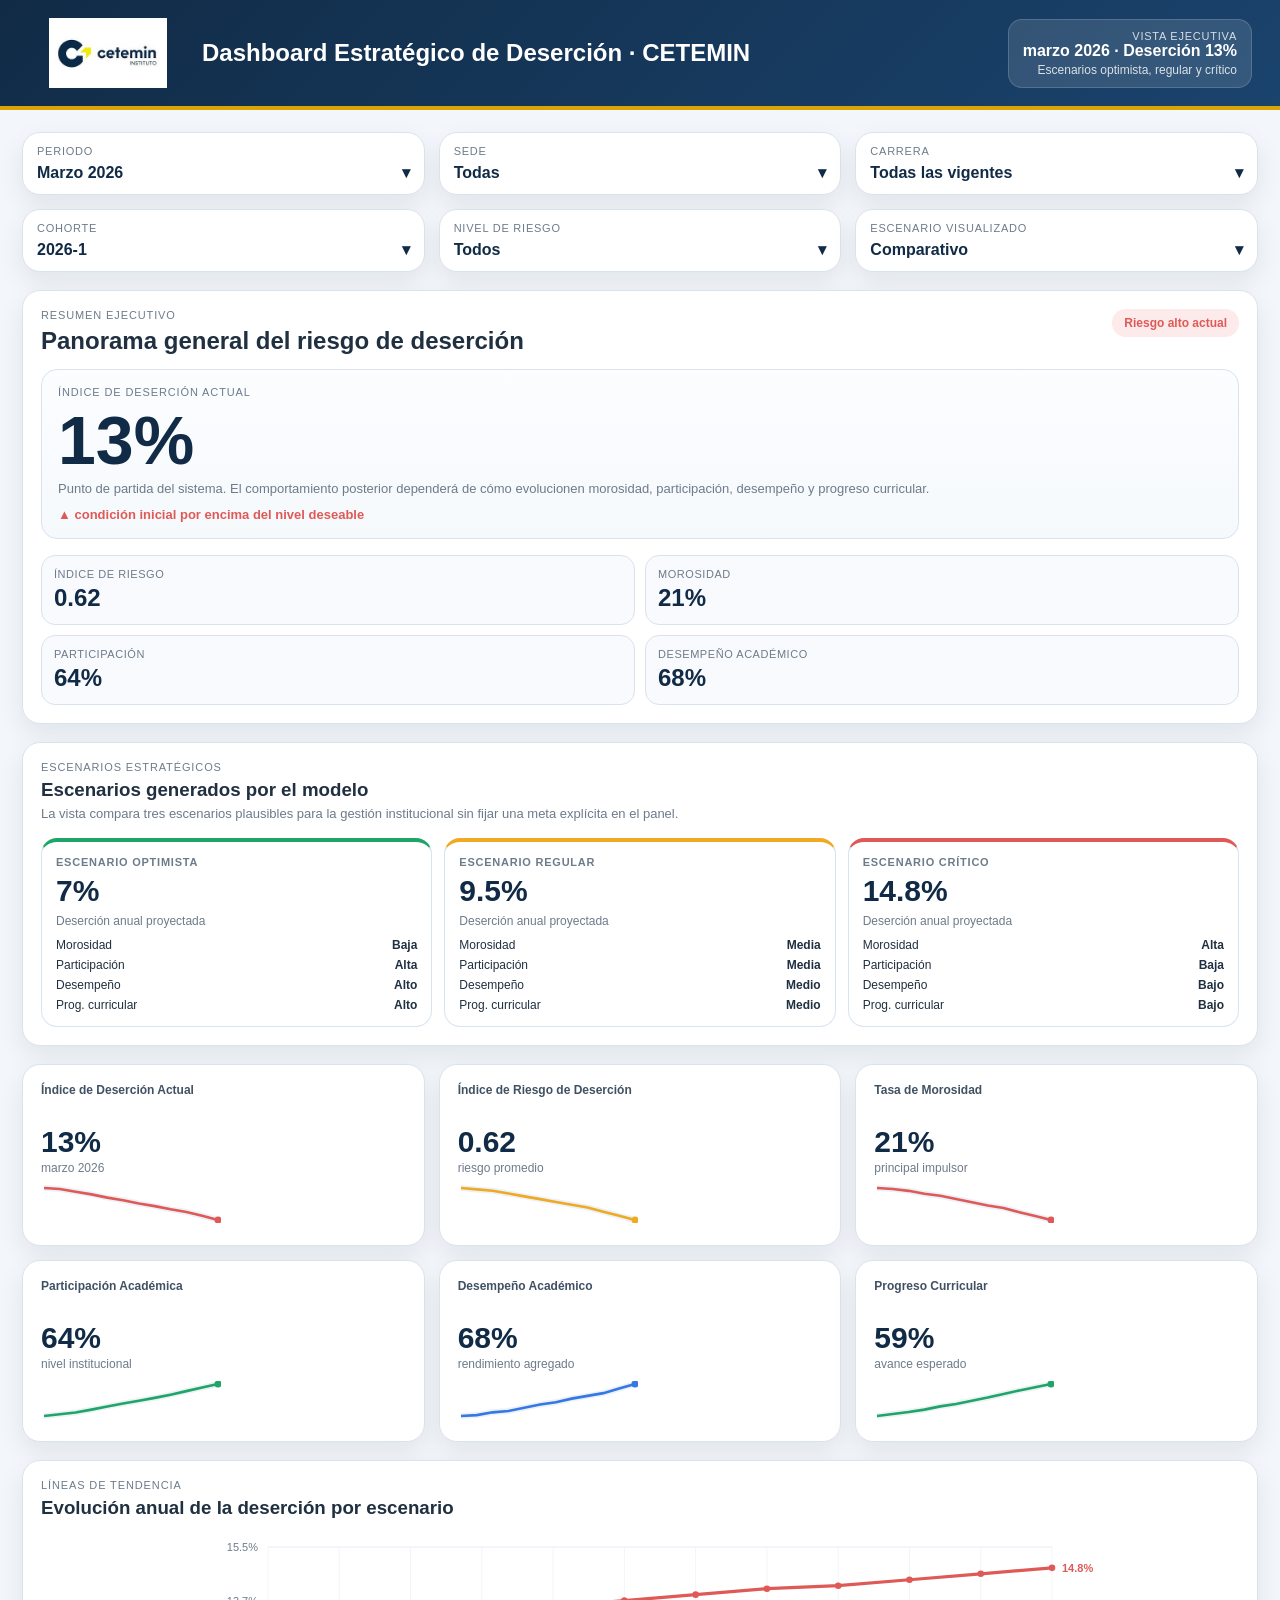
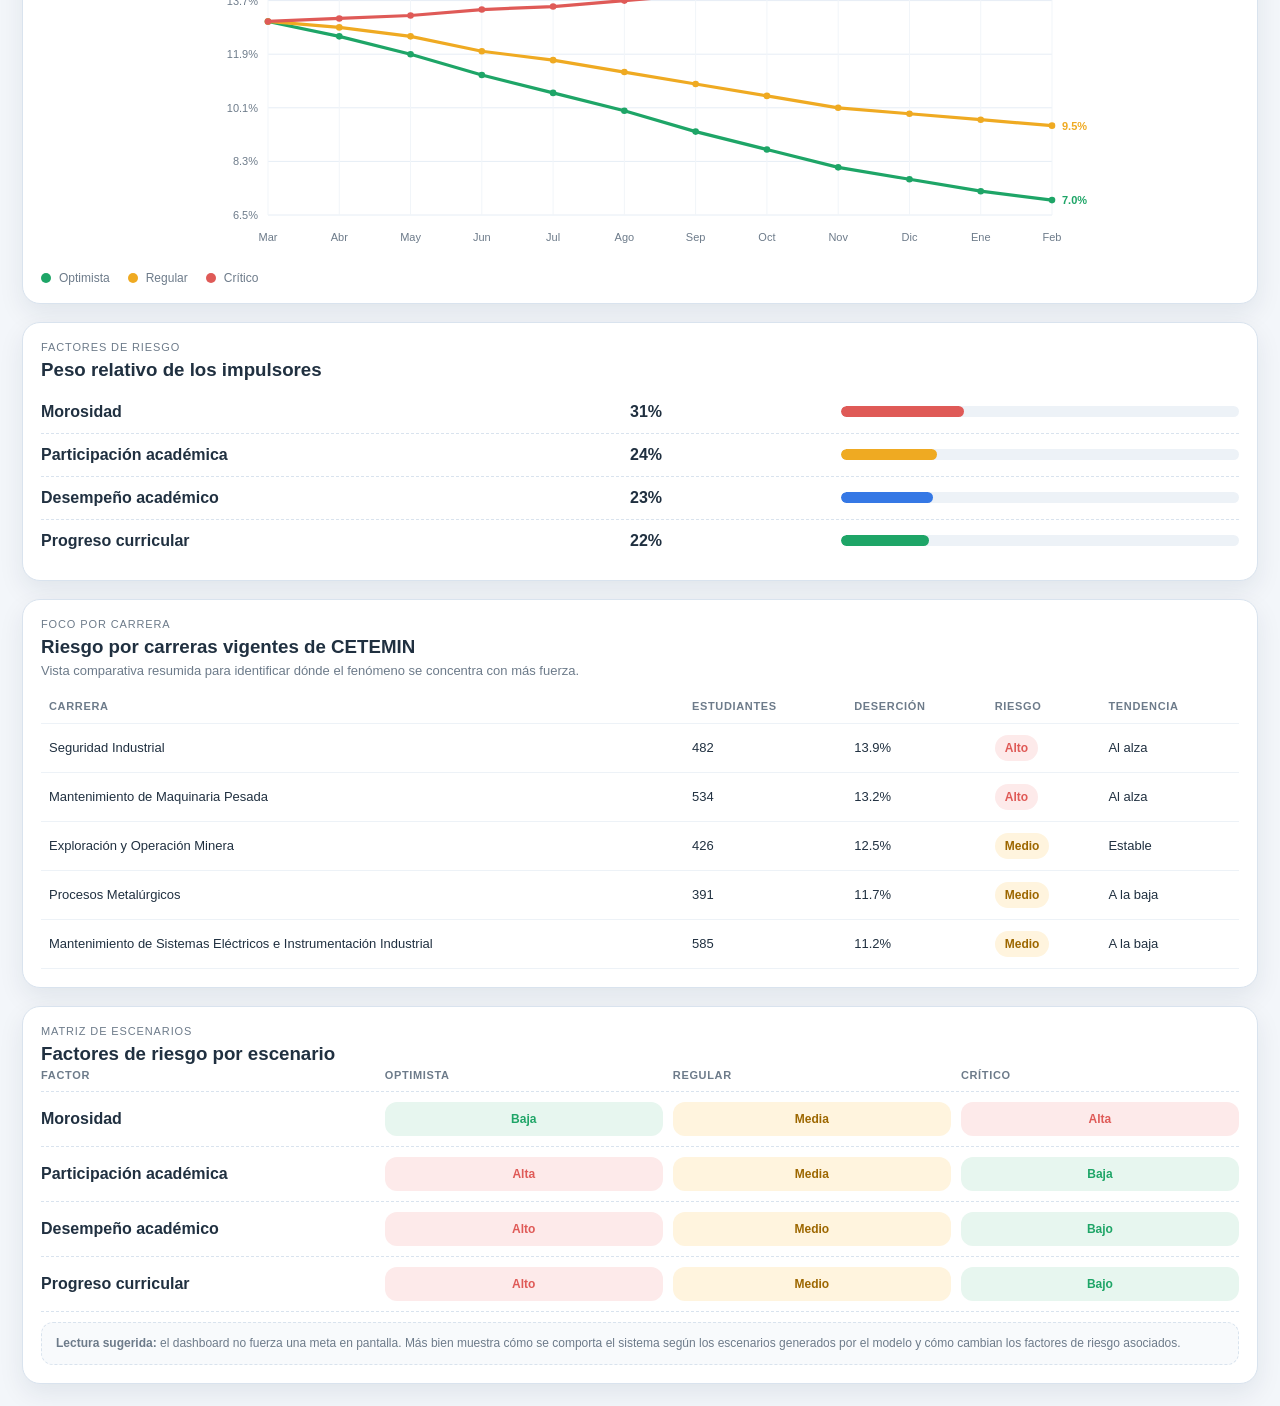
<file: index.html>
<!DOCTYPE html>
<html lang="es">

<head>
  <meta charset="UTF-8" />
  <meta name="viewport" content="width=device-width, initial-scale=1.0" />
  <title>CETEMIN · Dashboard Estratégico de Deserción</title>
  <link rel="stylesheet" href="styles.css">
</head>

<body>
  <header class="topbar">
    <div class="brand">
      <img src="logoCetemin.jpeg" alt="CETEMIN" class="logo"
        style="background:transparent; object-fit:contain; display:block;">
      <div>
        <h1>Dashboard Estratégico de Deserción · CETEMIN</h1>
      </div>
    </div>
    <div class="status">
      <div class="k">Vista ejecutiva</div>
      <div><strong> marzo 2026 · Deserción 13%</strong></div>
      <div style="font-size:12px;opacity:.82;margin-top:3px">Escenarios optimista, regular y crítico</div>
    </div>
  </header>

  <main class="container">
    <section class="filters">
      <div class="filter">
        <div class="label">Periodo</div>
        <div class="value"><span>Marzo 2026</span><span>▾</span></div>
      </div>
      <div class="filter">
        <div class="label">Sede</div>
        <div class="value"><span>Todas</span><span>▾</span></div>
      </div>
      <div class="filter">
        <div class="label">Carrera</div>
        <div class="value"><span>Todas las vigentes</span><span>▾</span></div>
      </div>
      <div class="filter">
        <div class="label">Cohorte</div>
        <div class="value"><span>2026-1</span><span>▾</span></div>
      </div>
      <div class="filter">
        <div class="label">Nivel de riesgo</div>
        <div class="value"><span>Todos</span><span>▾</span></div>
      </div>
      <div class="filter">
        <div class="label">Escenario visualizado</div>
        <div class="value"><span>Comparativo</span><span>▾</span></div>
      </div>
    </section>

    <section class="hero">
      <div class="card">
        <div class="title-row">
          <div>
            <div class="smallcap">Resumen ejecutivo</div>
            <h2>Panorama general del riesgo de deserción</h2>
          </div>
          <span class="pill danger">Riesgo alto actual</span>
        </div>
        <div class="hero-metrics">
          <div class="main-stat">
            <div class="smallcap">Índice de deserción actual</div>
            <div class="value">13%</div>
            <div class="subtitle">Punto de partida del sistema. El comportamiento posterior dependerá de cómo
              evolucionen morosidad, participación, desempeño y progreso curricular.</div>
            <div class="delta">▲ condición inicial por encima del nivel deseable</div>
          </div>
          <div class="mini-grid">
            <div class="mini">
              <div class="k">Índice de riesgo</div>
              <div class="v">0.62</div>
            </div>
            <div class="mini">
              <div class="k">Morosidad</div>
              <div class="v">21%</div>
            </div>
            <div class="mini">
              <div class="k">Participación</div>
              <div class="v">64%</div>
            </div>
            <div class="mini">
              <div class="k">Desempeño académico</div>
              <div class="v">68%</div>
            </div>
          </div>
        </div>
      </div>

      <div class="card">
        <div class="smallcap">Escenarios estratégicos</div>
        <h3 style="margin:0">Escenarios generados por el modelo</h3>
        <div class="subtitle" style="margin-top:4px">La vista compara tres escenarios plausibles para la gestión
          institucional sin fijar una meta explícita en el panel.</div>
        <div class="scenarios">
          <div class="scenario optimista">
            <div class="name">Escenario optimista</div>
            <div class="v">7%</div>
            <div class="t">Deserción anual proyectada</div>
            <div class="factor-list">
              <div class="factor-item"><span>Morosidad</span><strong>Baja</strong></div>
              <div class="factor-item"><span>Participación</span><strong>Alta</strong></div>
              <div class="factor-item"><span>Desempeño</span><strong>Alto</strong></div>
              <div class="factor-item"><span>Prog. curricular</span><strong>Alto</strong></div>
            </div>
          </div>
          <div class="scenario regular">
            <div class="name">Escenario regular</div>
            <div class="v">9.5%</div>
            <div class="t">Deserción anual proyectada</div>
            <div class="factor-list">
              <div class="factor-item"><span>Morosidad</span><strong>Media</strong></div>
              <div class="factor-item"><span>Participación</span><strong>Media</strong></div>
              <div class="factor-item"><span>Desempeño</span><strong>Medio</strong></div>
              <div class="factor-item"><span>Prog. curricular</span><strong>Medio</strong></div>
            </div>
          </div>
          <div class="scenario critico">
            <div class="name">Escenario crítico</div>
            <div class="v">14.8%</div>
            <div class="t">Deserción anual proyectada</div>
            <div class="factor-list">
              <div class="factor-item"><span>Morosidad</span><strong>Alta</strong></div>
              <div class="factor-item"><span>Participación</span><strong>Baja</strong></div>
              <div class="factor-item"><span>Desempeño</span><strong>Bajo</strong></div>
              <div class="factor-item"><span>Prog. curricular</span><strong>Bajo</strong></div>
            </div>
          </div>
        </div>
      </div>
    </section>

    <section class="kpis" id="kpiCards"></section>

    <section class="mid">
      <div class="card">
        <div class="smallcap">Líneas de tendencia</div>
        <h3 style="margin:0">Evolución anual de la deserción por escenario</h3>

        <svg id="trendChart" width="100%" height="330" viewBox="0 0 860 330" style="margin-top:10px"></svg>
        <div class="legend">
          <span><i class="dot" style="background:var(--green)"></i> Optimista</span>
          <span><i class="dot" style="background:var(--amber)"></i> Regular</span>
          <span><i class="dot" style="background:var(--red)"></i> Crítico</span>
        </div>
      </div>

      <div class="card drivers">
        <div class="smallcap">Factores de riesgo</div>
        <h3 style="margin:0">Peso relativo de los impulsores</h3>

        <div id="driverRows" style="margin-top:10px"></div>
      </div>
    </section>

    <section class="bottom">
      <div class="card">
        <div class="smallcap">Foco por carrera</div>
        <h3 style="margin:0">Riesgo por carreras vigentes de CETEMIN</h3>
        <div class="subtitle" style="margin-top:4px">Vista comparativa resumida para identificar dónde el fenómeno se
          concentra con más fuerza.</div>
        <table>
          <thead>
            <tr>
              <th>Carrera</th>
              <th>Estudiantes</th>
              <th>Deserción</th>
              <th>Riesgo</th>
              <th>Tendencia</th>
            </tr>
          </thead>
          <tbody id="careerRows"></tbody>
        </table>
      </div>

      <div class="card matrix">
        <div class="smallcap">Matriz de escenarios</div>
        <h3 style="margin:0">Factores de riesgo por escenario</h3>

        <div class="m-row head">
          <div>Factor</div>
          <div>Optimista</div>
          <div>Regular</div>
          <div>Crítico</div>
        </div>
        <div id="matrixRows"></div>
        <div class="footer-note"><strong>Lectura sugerida:</strong> el dashboard no fuerza una meta en pantalla. Más
          bien muestra cómo se comporta el sistema según los escenarios generados por el modelo y cómo cambian los
          factores de riesgo asociados.</div>
      </div>
    </section>
  </main>

  <script src="main.js"></script>
</body>

</html>
</file>
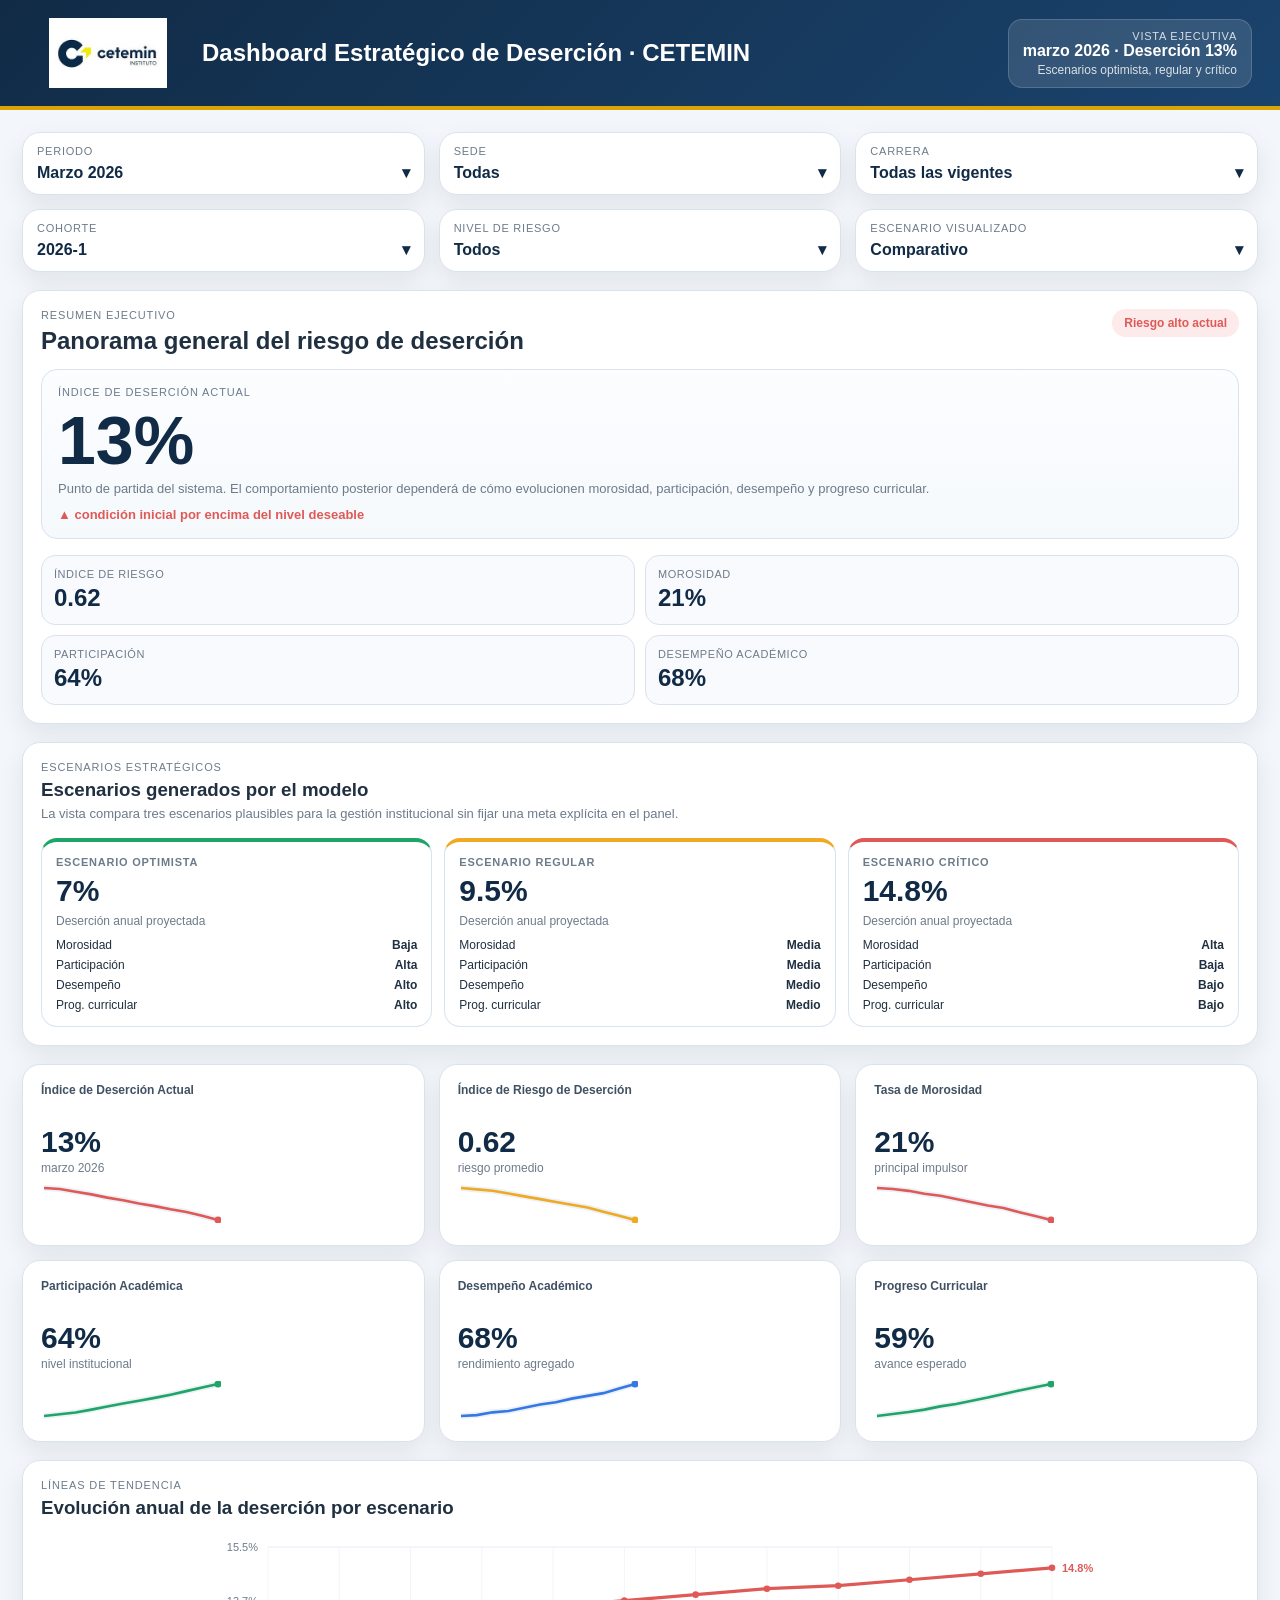
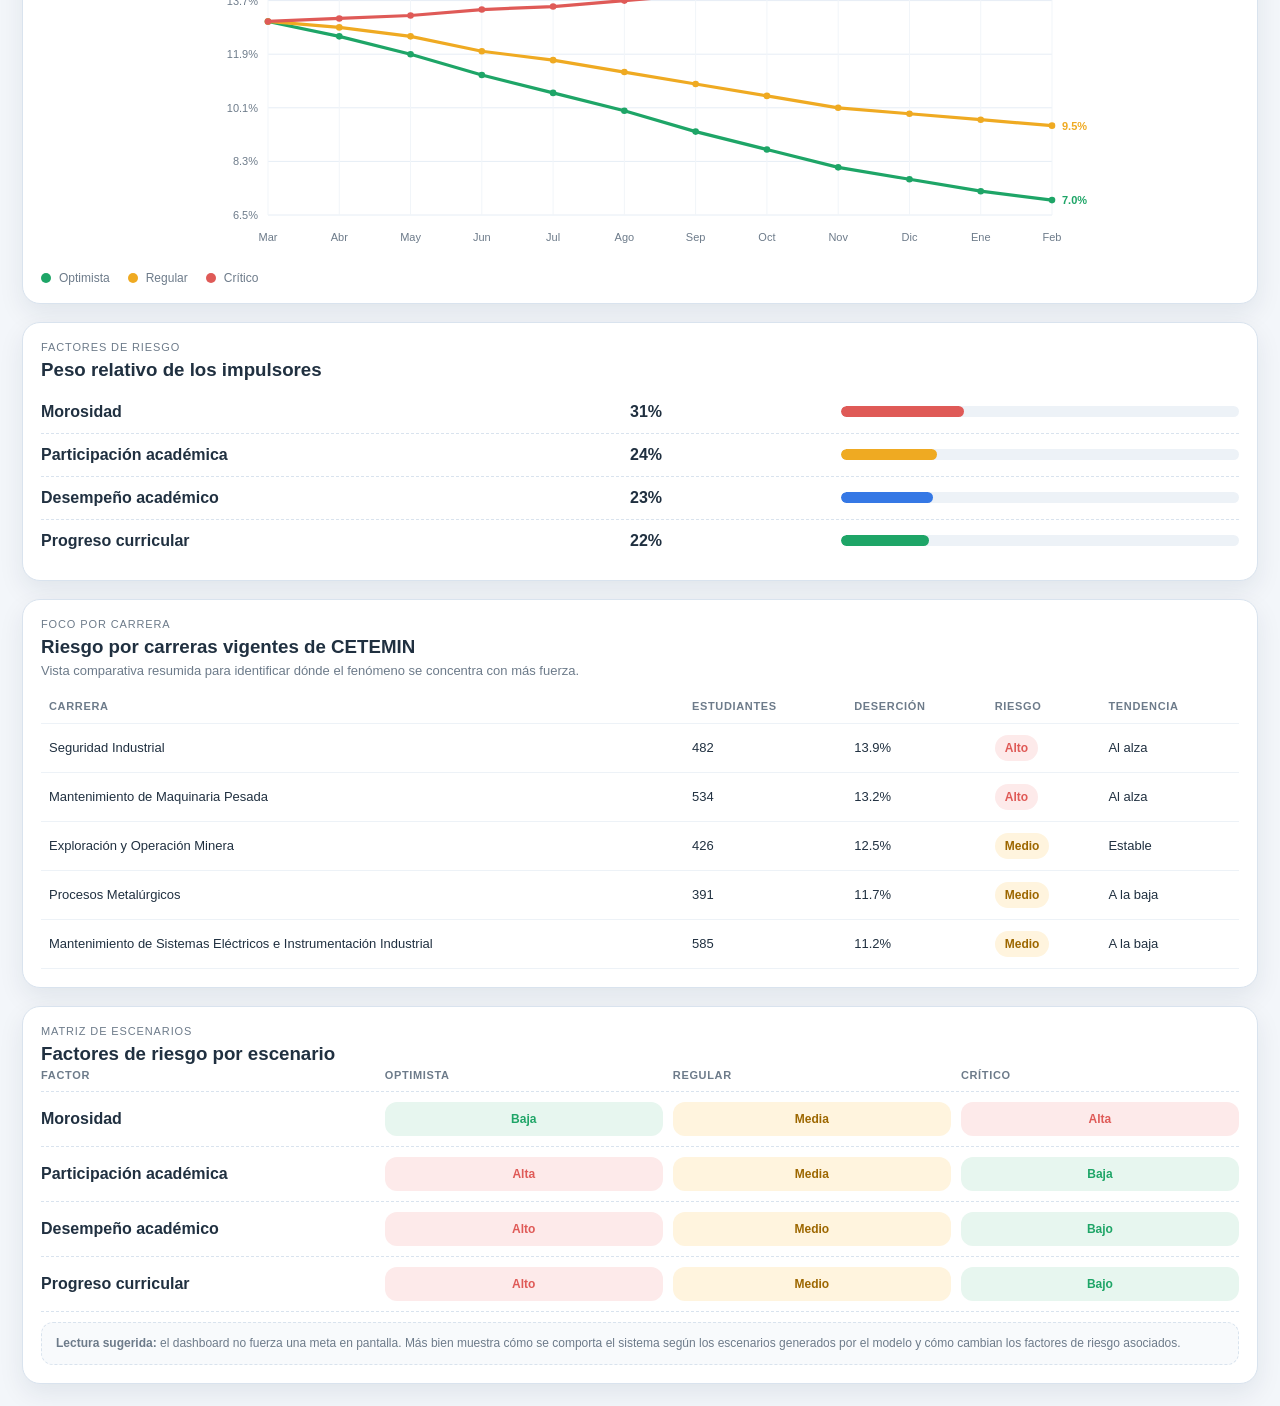
<file: dashboard_cetemin_desercion_v4.html>
<!DOCTYPE html>
<html lang="es">

<head>
  <meta charset="UTF-8" />
  <meta name="viewport" content="width=device-width, initial-scale=1.0" />
  <title>CETEMIN · Dashboard Estratégico de Deserción</title>
  <style>
    :root {
      --bg: #f3f6fa;
      --panel: #ffffff;
      --panel-soft: #f8fafd;
      --line: #d9e3ee;
      --text: #203040;
      --muted: #6d7b8a;
      --navy: #112B46;
      --navy-2: #1a436d;
      --gold: #d9a404;
      --green: #1ea567;
      --amber: #efaa22;
      --red: #df5a57;
      --blue: #3578e5;
      --shadow: 0 10px 26px rgba(17, 43, 70, .08);
      --radius: 18px;
    }

    * {
      box-sizing: border-box
    }

    body {
      margin: 0;
      font-family: Inter, Segoe UI, Roboto, Arial, sans-serif;
      background: var(--bg);
      color: var(--text)
    }

    .topbar {
      background: linear-gradient(135deg, var(--navy), var(--navy-2));
      color: #fff;
      padding: 18px 28px;
      border-bottom: 4px solid var(--gold);
      display: flex;
      justify-content: space-between;
      align-items: center;
      gap: 20px
    }

    .brand {
      display: flex;
      align-items: center;
      gap: 14px
    }

    .logo {
      width: 160px;
      height: auto;
      max-height: 70px;
      object-fit: contain;
    }

    .brand h1 {
      margin: 0;
      font-size: 24px;
      line-height: 1.1
    }

    .brand p {
      margin: 4px 0 0;
      font-size: 13px;
      opacity: .86
    }

    .status {
      background: rgba(255, 255, 255, .12);
      border: 1px solid rgba(255, 255, 255, .16);
      padding: 10px 14px;
      border-radius: 14px;
      min-width: 240px;
      text-align: right
    }

    .status .k {
      font-size: 11px;
      text-transform: uppercase;
      letter-spacing: .07em;
      opacity: .8
    }

    .container {
      max-width: 1500px;
      margin: 0 auto;
      padding: 22px
    }

    .filters {
      display: grid;
      grid-template-columns: repeat(6, 1fr);
      gap: 14px;
      margin-bottom: 18px
    }

    .filter,
    .card {
      background: var(--panel);
      border: 1px solid var(--line);
      border-radius: var(--radius);
      box-shadow: var(--shadow)
    }

    .filter {
      padding: 12px 14px
    }

    .filter .label {
      font-size: 11px;
      color: var(--muted);
      text-transform: uppercase;
      letter-spacing: .07em;
      margin-bottom: 6px
    }

    .filter .value {
      display: flex;
      justify-content: space-between;
      align-items: center;
      font-weight: 700;
      color: var(--navy)
    }

    .card {
      padding: 18px
    }

    .smallcap {
      font-size: 11px;
      color: var(--muted);
      text-transform: uppercase;
      letter-spacing: .08em;
      margin-bottom: 6px
    }

    .subtitle {
      font-size: 13px;
      color: var(--muted);
      line-height: 1.45
    }

    .pill {
      display: inline-flex;
      align-items: center;
      gap: 8px;
      padding: 7px 12px;
      border-radius: 999px;
      font-weight: 800;
      font-size: 12px
    }

    .pill.warn {
      background: #fff4de;
      color: #9d6700
    }

    .pill.ok {
      background: #e7f6ef;
      color: var(--green)
    }

    .pill.danger {
      background: #fdeaea;
      color: var(--red)
    }

    .title-row {
      display: flex;
      justify-content: space-between;
      align-items: flex-start;
      gap: 14px
    }

    .title-row h2,
    .title-row h3 {
      margin: 0
    }

    .hero {
      display: grid;
      grid-template-columns: 1.35fr .95fr;
      gap: 18px;
      margin-bottom: 18px
    }

    .hero-metrics {
      display: grid;
      grid-template-columns: 1.1fr .9fr;
      gap: 16px;
      margin-top: 14px
    }

    .main-stat {
      background: linear-gradient(180deg, #fbfdff, #f6f9fc);
      border: 1px solid var(--line);
      border-radius: 16px;
      padding: 16px
    }

    .main-stat .value {
      font-size: 68px;
      font-weight: 900;
      color: var(--navy);
      line-height: 1;
      margin: 8px 0 6px
    }

    .main-stat .delta {
      font-weight: 800;
      font-size: 13px;
      color: var(--red);
      margin-top: 8px
    }

    .mini-grid {
      display: grid;
      grid-template-columns: 1fr 1fr;
      gap: 10px
    }

    .mini {
      background: var(--panel-soft);
      border: 1px solid var(--line);
      border-radius: 14px;
      padding: 12px
    }

    .mini .k {
      font-size: 11px;
      color: var(--muted);
      text-transform: uppercase;
      letter-spacing: .05em
    }

    .mini .v {
      font-size: 24px;
      color: var(--navy);
      font-weight: 900;
      margin-top: 4px
    }

    .scenarios {
      display: grid;
      grid-template-columns: repeat(3, 1fr);
      gap: 12px;
      margin-top: 14px
    }

    .scenario {
      border: 1px solid var(--line);
      border-radius: 16px;
      padding: 14px;
      background: #fff
    }

    .scenario.optimista {
      border-top: 4px solid var(--green)
    }

    .scenario.regular {
      border-top: 4px solid var(--amber)
    }

    .scenario.critico {
      border-top: 4px solid var(--red)
    }

    .scenario .name {
      font-size: 11px;
      text-transform: uppercase;
      letter-spacing: .07em;
      color: var(--muted);
      font-weight: 800;
    }

    .scenario .v {
      font-size: 30px;
      font-weight: 900;
      color: var(--navy);
      margin: 6px 0
    }

    .scenario .t {
      font-size: 12px;
      color: var(--muted)
    }

    .factor-list {
      margin-top: 10px;
      display: grid;
      gap: 6px
    }

    .factor-item {
      display: flex;
      justify-content: space-between;
      font-size: 12px
    }

    .kpis {
      display: grid;
      grid-template-columns: repeat(6, 1fr);
      gap: 14px;
      margin-bottom: 18px
    }

    .kpi-card .label {
      font-size: 12px;
      color: #405163;
      font-weight: 700;
      min-height: 34px
    }

    .kpi-card .val {
      font-size: 30px;
      font-weight: 900;
      color: var(--navy);
      margin: 8px 0 2px
    }

    .kpi-card .meta {
      font-size: 12px;
      color: var(--muted)
    }

    .spark {
      height: 38px;
      margin-top: 10px
    }

    .mid {
      display: grid;
      grid-template-columns: 1.22fr .78fr;
      gap: 18px;
      margin-bottom: 18px
    }

    .legend {
      display: flex;
      gap: 18px;
      flex-wrap: wrap;
      margin-top: 8px;
      font-size: 12px;
      color: var(--muted)
    }

    .legend span {
      display: flex;
      align-items: center;
      gap: 8px
    }

    .dot {
      width: 10px;
      height: 10px;
      border-radius: 50%
    }

    .drivers .row {
      display: grid;
      grid-template-columns: 1.45fr .5fr 1fr;
      gap: 12px;
      align-items: center;
      padding: 12px 0;
      border-bottom: 1px dashed var(--line)
    }

    .drivers .row:last-child {
      border-bottom: none
    }

    .bar {
      width: 100%;
      height: 11px;
      background: #edf2f7;
      border-radius: 999px;
      overflow: hidden
    }

    .bar>div {
      height: 100%;
      border-radius: 999px
    }

    .bottom {
      display: grid;
      grid-template-columns: 1fr 1fr;
      gap: 18px
    }

    table {
      width: 100%;
      border-collapse: collapse;
      margin-top: 8px
    }

    th,
    td {
      padding: 11px 8px;
      border-bottom: 1px solid #edf2f7;
      text-align: left;
      font-size: 13px
    }

    th {
      font-size: 11px;
      color: var(--muted);
      text-transform: uppercase;
      letter-spacing: .06em
    }

    .tag {
      display: inline-block;
      padding: 6px 10px;
      border-radius: 999px;
      font-size: 12px;
      font-weight: 800
    }

    .tag.ok {
      background: #e7f6ef;
      color: var(--green)
    }

    .tag.warn {
      background: #fff4de;
      color: #9d6700
    }

    .tag.danger {
      background: #fdeaea;
      color: var(--red)
    }

    .matrix .m-row {
      display: grid;
      grid-template-columns: 1.2fr repeat(3, 1fr);
      gap: 10px;
      align-items: center;
      padding: 10px 0;
      border-bottom: 1px dashed var(--line)
    }

    .matrix .m-row.head {
      padding-top: 4px;
      font-size: 11px;
      text-transform: uppercase;
      letter-spacing: .06em;
      color: var(--muted);
      font-weight: 800
    }

    .cell {
      padding: 10px 12px;
      border-radius: 12px;
      font-size: 12px;
      font-weight: 800;
      text-align: center
    }

    .low {
      background: #e7f6ef;
      color: var(--green)
    }

    .med {
      background: #fff4de;
      color: #9d6700
    }

    .high {
      background: #fdeaea;
      color: var(--red)
    }

    .footer-note {
      margin-top: 10px;
      padding: 12px 14px;
      border: 1px dashed var(--line);
      border-radius: 12px;
      background: #f8fafc;
      color: var(--muted);
      font-size: 12px;
      line-height: 1.45
    }

    svg text {
      font-family: Inter, Segoe UI, Roboto, Arial, sans-serif
    }

    @media (max-width:1300px) {

      .filters,
      .kpis {
        grid-template-columns: repeat(3, 1fr)
      }

      .hero,
      .mid,
      .bottom,
      .hero-metrics {
        grid-template-columns: 1fr
      }
    }

    @media (max-width:820px) {

      .filters,
      .kpis,
      .scenarios {
        grid-template-columns: 1fr
      }

      .topbar {
        flex-direction: column;
        align-items: flex-start
      }
    }
  </style>
</head>

<body>
  <header class="topbar">
    <div class="brand">
      <img src="logoCetemin.jpeg" alt="CETEMIN" class="logo"
        style="background:transparent; object-fit:contain; display:block;">
      <div>
        <h1>Dashboard Estratégico de Deserción · CETEMIN</h1>
      </div>
    </div>
    <div class="status">
      <div class="k">Vista ejecutiva</div>
      <div><strong> marzo 2026 · Deserción 13%</strong></div>
      <div style="font-size:12px;opacity:.82;margin-top:3px">Escenarios optimista, regular y crítico</div>
    </div>
  </header>

  <main class="container">
    <section class="filters">
      <div class="filter">
        <div class="label">Periodo</div>
        <div class="value"><span>Marzo 2026</span><span>▾</span></div>
      </div>
      <div class="filter">
        <div class="label">Sede</div>
        <div class="value"><span>Todas</span><span>▾</span></div>
      </div>
      <div class="filter">
        <div class="label">Carrera</div>
        <div class="value"><span>Todas las vigentes</span><span>▾</span></div>
      </div>
      <div class="filter">
        <div class="label">Cohorte</div>
        <div class="value"><span>2026-1</span><span>▾</span></div>
      </div>
      <div class="filter">
        <div class="label">Nivel de riesgo</div>
        <div class="value"><span>Todos</span><span>▾</span></div>
      </div>
      <div class="filter">
        <div class="label">Escenario visualizado</div>
        <div class="value"><span>Comparativo</span><span>▾</span></div>
      </div>
    </section>

    <section class="hero">
      <div class="card">
        <div class="title-row">
          <div>
            <div class="smallcap">Resumen ejecutivo</div>
            <h2>Panorama general del riesgo de deserción</h2>
          </div>
          <span class="pill danger">Riesgo alto actual</span>
        </div>
        <div class="hero-metrics">
          <div class="main-stat">
            <div class="smallcap">Índice de deserción actual</div>
            <div class="value">13%</div>
            <div class="subtitle">Punto de partida del sistema. El comportamiento posterior dependerá de cómo
              evolucionen morosidad, participación, desempeño y progreso curricular.</div>
            <div class="delta">▲ condición inicial por encima del nivel deseable</div>
          </div>
          <div class="mini-grid">
            <div class="mini">
              <div class="k">Índice de riesgo</div>
              <div class="v">0.62</div>
            </div>
            <div class="mini">
              <div class="k">Morosidad</div>
              <div class="v">21%</div>
            </div>
            <div class="mini">
              <div class="k">Participación</div>
              <div class="v">64%</div>
            </div>
            <div class="mini">
              <div class="k">Desempeño académico</div>
              <div class="v">68%</div>
            </div>
          </div>
        </div>
      </div>

      <div class="card">
        <div class="smallcap">Escenarios estratégicos</div>
        <h3 style="margin:0">Escenarios generados por el modelo</h3>
        <div class="subtitle" style="margin-top:4px">La vista compara tres escenarios plausibles para la gestión
          institucional sin fijar una meta explícita en el panel.</div>
        <div class="scenarios">
          <div class="scenario optimista">
            <div class="name">Escenario optimista</div>
            <div class="v">7%</div>
            <div class="t">Deserción anual proyectada</div>
            <div class="factor-list">
              <div class="factor-item"><span>Morosidad</span><strong>Baja</strong></div>
              <div class="factor-item"><span>Participación</span><strong>Alta</strong></div>
              <div class="factor-item"><span>Desempeño</span><strong>Alto</strong></div>
              <div class="factor-item"><span>Prog. curricular</span><strong>Alto</strong></div>
            </div>
          </div>
          <div class="scenario regular">
            <div class="name">Escenario regular</div>
            <div class="v">9.5%</div>
            <div class="t">Deserción anual proyectada</div>
            <div class="factor-list">
              <div class="factor-item"><span>Morosidad</span><strong>Media</strong></div>
              <div class="factor-item"><span>Participación</span><strong>Media</strong></div>
              <div class="factor-item"><span>Desempeño</span><strong>Medio</strong></div>
              <div class="factor-item"><span>Prog. curricular</span><strong>Medio</strong></div>
            </div>
          </div>
          <div class="scenario critico">
            <div class="name">Escenario crítico</div>
            <div class="v">14.8%</div>
            <div class="t">Deserción anual proyectada</div>
            <div class="factor-list">
              <div class="factor-item"><span>Morosidad</span><strong>Alta</strong></div>
              <div class="factor-item"><span>Participación</span><strong>Baja</strong></div>
              <div class="factor-item"><span>Desempeño</span><strong>Bajo</strong></div>
              <div class="factor-item"><span>Prog. curricular</span><strong>Bajo</strong></div>
            </div>
          </div>
        </div>
      </div>
    </section>

    <section class="kpis" id="kpiCards"></section>

    <section class="mid">
      <div class="card">
        <div class="smallcap">Líneas de tendencia</div>
        <h3 style="margin:0">Evolución anual de la deserción por escenario</h3>

        <svg id="trendChart" width="100%" height="330" viewBox="0 0 860 330" style="margin-top:10px"></svg>
        <div class="legend">
          <span><i class="dot" style="background:var(--green)"></i> Optimista</span>
          <span><i class="dot" style="background:var(--amber)"></i> Regular</span>
          <span><i class="dot" style="background:var(--red)"></i> Crítico</span>
        </div>
      </div>

      <div class="card drivers">
        <div class="smallcap">Factores de riesgo</div>
        <h3 style="margin:0">Peso relativo de los impulsores</h3>

        <div id="driverRows" style="margin-top:10px"></div>
      </div>
    </section>

    <section class="bottom">
      <div class="card">
        <div class="smallcap">Foco por carrera</div>
        <h3 style="margin:0">Riesgo por carreras vigentes de CETEMIN</h3>
        <div class="subtitle" style="margin-top:4px">Vista comparativa resumida para identificar dónde el fenómeno se
          concentra con más fuerza.</div>
        <table>
          <thead>
            <tr>
              <th>Carrera</th>
              <th>Estudiantes</th>
              <th>Deserción</th>
              <th>Riesgo</th>
              <th>Tendencia</th>
            </tr>
          </thead>
          <tbody id="careerRows"></tbody>
        </table>
      </div>

      <div class="card matrix">
        <div class="smallcap">Matriz de escenarios</div>
        <h3 style="margin:0">Factores de riesgo por escenario</h3>

        <div class="m-row head">
          <div>Factor</div>
          <div>Optimista</div>
          <div>Regular</div>
          <div>Crítico</div>
        </div>
        <div id="matrixRows"></div>
        <div class="footer-note"><strong>Lectura sugerida:</strong> el dashboard no fuerza una meta en pantalla. Más
          bien muestra cómo se comporta el sistema según los escenarios generados por el modelo y cómo cambian los
          factores de riesgo asociados.</div>
      </div>
    </section>
  </main>

  <script>
    const data = {
      kpis: [
        { label: 'Índice de Deserción Actual', val: '13%', meta: 'marzo 2026', trend: [13, 12.8, 12.3, 11.8, 11.2, 10.7, 10.1, 9.6, 9.0, 8.5, 7.8, 7.0], color: '#df5a57' },
        { label: 'Índice de Riesgo de Deserción', val: '0.62', meta: 'riesgo promedio', trend: [0.62, 0.61, 0.60, 0.58, 0.56, 0.54, 0.52, 0.50, 0.48, 0.45, 0.42, 0.39], color: '#efaa22' },
        { label: 'Tasa de Morosidad', val: '21%', meta: 'principal impulsor', trend: [21, 20.7, 20.2, 19.4, 18.8, 17.9, 17.0, 16.1, 15.4, 14.2, 13.1, 12.0], color: '#df5a57' },
        { label: 'Participación Académica', val: '64%', meta: 'nivel institucional', trend: [64, 64.5, 65.0, 65.8, 66.7, 67.5, 68.3, 69.1, 70.0, 71.0, 72.0, 73.0], color: '#1ea567' },
        { label: 'Desempeño Académico', val: '68%', meta: 'rendimiento agregado', trend: [68, 68.2, 68.8, 69.1, 69.8, 70.5, 71.0, 71.8, 72.4, 73.0, 74.0, 75.0], color: '#3578e5' },
        { label: 'Progreso Curricular', val: '59%', meta: 'avance esperado', trend: [59, 59.5, 60.0, 60.6, 61.4, 62.0, 62.8, 63.6, 64.5, 65.4, 66.2, 67.0], color: '#1ea567' }
      ],
      scenarios: {
        months: ['Mar', 'Abr', 'May', 'Jun', 'Jul', 'Ago', 'Sep', 'Oct', 'Nov', 'Dic', 'Ene', 'Feb'],
        optimista: [13, 12.5, 11.9, 11.2, 10.6, 10.0, 9.3, 8.7, 8.1, 7.7, 7.3, 7.0],
        regular: [13, 12.8, 12.5, 12.0, 11.7, 11.3, 10.9, 10.5, 10.1, 9.9, 9.7, 9.5],
        critico: [13, 13.1, 13.2, 13.4, 13.5, 13.7, 13.9, 14.1, 14.2, 14.4, 14.6, 14.8]
      },
      drivers: [
        { name: 'Morosidad', value: 0.31, color: '#df5a57' },
        { name: 'Participación académica', value: 0.24, color: '#efaa22' },
        { name: 'Desempeño académico', value: 0.23, color: '#3578e5' },
        { name: 'Progreso curricular', value: 0.22, color: '#1ea567' }
      ],
      careers: [
        { name: 'Seguridad Industrial', students: 482, dropout: 13.9, risk: 'Alto', trend: 'Al alza' },
        { name: 'Mantenimiento de Maquinaria Pesada', students: 534, dropout: 13.2, risk: 'Alto', trend: 'Al alza' },
        { name: 'Exploración y Operación Minera', students: 426, dropout: 12.5, risk: 'Medio', trend: 'Estable' },
        { name: 'Procesos Metalúrgicos', students: 391, dropout: 11.7, risk: 'Medio', trend: 'A la baja' },
        { name: 'Mantenimiento de Sistemas Eléctricos e Instrumentación Industrial', students: 585, dropout: 11.2, risk: 'Medio', trend: 'A la baja' }
      ],
      matrix: [
        { factor: 'Morosidad', opt: 'Baja', reg: 'Media', cri: 'Alta' },
        { factor: 'Participación académica', opt: 'Alta', reg: 'Media', cri: 'Baja' },
        { factor: 'Desempeño académico', opt: 'Alto', reg: 'Medio', cri: 'Bajo' },
        { factor: 'Progreso curricular', opt: 'Alto', reg: 'Medio', cri: 'Bajo' }
      ]
    };

    function sparkline(values, color) {
      const w = 180, h = 38, p = 3;
      const min = Math.min(...values), max = Math.max(...values);
      const sx = (i) => p + i * ((w - 2 * p) / (values.length - 1));
      const sy = (v) => h - p - ((v - min) / (max - min || 1)) * (h - 2 * p);
      const points = values.map((v, i) => `${sx(i)},${sy(v)}`).join(' ');
      const lastX = sx(values.length - 1), lastY = sy(values[values.length - 1]);
      return `<svg class="spark" viewBox="0 0 ${w} ${h}" preserveAspectRatio="none">
        <polyline fill="none" stroke="#dce6f1" stroke-width="6" points="${points}" opacity=".55"></polyline>
        <polyline fill="none" stroke="${color}" stroke-width="2.6" points="${points}"></polyline>
        <circle cx="${lastX}" cy="${lastY}" r="3.5" fill="${color}"></circle>
      </svg>`;
    }

    const kpiWrap = document.getElementById('kpiCards');
    data.kpis.forEach(k => {
      const div = document.createElement('div');
      div.className = 'card kpi-card';
      div.innerHTML = `<div class="label">${k.label}</div><div class="val">${k.val}</div><div class="meta">${k.meta}</div>${sparkline(k.trend, k.color)}`;
      kpiWrap.appendChild(div);
    });

    function renderTrendChart() {
      const svg = document.getElementById('trendChart');
      const W = 860, H = 330, left = 58, right = 18, top = 18, bottom = 44;
      const months = data.scenarios.months;
      const series = [
        { name: 'optimista', vals: data.scenarios.optimista, color: '#1ea567' },
        { name: 'regular', vals: data.scenarios.regular, color: '#efaa22' },
        { name: 'critico', vals: data.scenarios.critico, color: '#df5a57' }
      ];
      const all = series.flatMap(s => s.vals), min = 6.5, max = 15.5;
      const x = (i) => left + i * ((W - left - right) / (months.length - 1));
      const y = (v) => H - bottom - ((v - min) / (max - min)) * (H - top - bottom);
      let out = '';
      for (let i = 0; i < 6; i++) {
        const val = min + i * ((max - min) / 5);
        const yy = y(val);
        out += `<line x1="${left}" y1="${yy}" x2="${W - right}" y2="${yy}" stroke="#e6edf5" stroke-width="1"></line>`;
        out += `<text x="${left - 10}" y="${yy + 4}" text-anchor="end" font-size="11" fill="#6d7b8a">${val.toFixed(1)}%</text>`;
      }
      months.forEach((m, i) => {
        const xx = x(i);
        out += `<line x1="${xx}" y1="${top}" x2="${xx}" y2="${H - bottom}" stroke="#f1f5f9" stroke-width="1"></line>`;
        out += `<text x="${xx}" y="${H - 18}" text-anchor="middle" font-size="11" fill="#6d7b8a">${m}</text>`;
      });
      series.forEach(s => {
        const pts = s.vals.map((v, i) => `${x(i)},${y(v)}`).join(' ');
        out += `<polyline fill="none" stroke="${s.color}" stroke-width="3.2" points="${pts}"></polyline>`;
        s.vals.forEach((v, i) => { out += `<circle cx="${x(i)}" cy="${y(v)}" r="3.3" fill="${s.color}"></circle>`; });
        const lx = x(months.length - 1), ly = y(s.vals[s.vals.length - 1]);
        out += `<text x="${lx + 10}" y="${ly + 4}" font-size="11" fill="${s.color}" font-weight="800">${s.vals[s.vals.length - 1].toFixed(1)}%</text>`;
      });
      svg.innerHTML = out;
    }
    renderTrendChart();

    const driverWrap = document.getElementById('driverRows');
    data.drivers.forEach(d => {
      const row = document.createElement('div'); row.className = 'row';
      row.innerHTML = `<div><strong>${d.name}</strong></div><div style="font-weight:800">${(d.value * 100).toFixed(0)}%</div><div class="bar"><div style="width:${d.value * 100}%;background:${d.color}"></div></div>`;
      driverWrap.appendChild(row);
    });

    const tbody = document.getElementById('careerRows');
    data.careers.forEach(c => {
      const tagClass = c.risk === 'Alto' ? 'danger' : c.risk === 'Medio' ? 'warn' : 'ok';
      const tr = document.createElement('tr');
      tr.innerHTML = `<td>${c.name}</td><td>${c.students.toLocaleString('es-PE')}</td><td>${c.dropout.toFixed(1)}%</td><td><span class="tag ${tagClass}">${c.risk}</span></td><td>${c.trend}</td>`;
      tbody.appendChild(tr);
    });

    const matrixWrap = document.getElementById('matrixRows');
    function cellClass(v) { return ['Alta', 'Alto'].includes(v) ? 'high' : ['Media', 'Medio'].includes(v) ? 'med' : 'low'; }
    data.matrix.forEach(r => {
      const row = document.createElement('div'); row.className = 'm-row';
      row.innerHTML = `<div><strong>${r.factor}</strong></div><div class="cell ${cellClass(r.opt)}">${r.opt}</div><div class="cell ${cellClass(r.reg)}">${r.reg}</div><div class="cell ${cellClass(r.cri)}">${r.cri}</div>`;
      matrixWrap.appendChild(row);
    });
  </script>
</body>

</html>
</file>
<file: styles.css>
:root {
  --bg: #f3f6fa;
  --panel: #ffffff;
  --panel-soft: #f8fafd;
  --line: #d9e3ee;
  --text: #203040;
  --muted: #6d7b8a;
  --navy: #112B46;
  --navy-2: #1a436d;
  --gold: #d9a404;
  --green: #1ea567;
  --amber: #efaa22;
  --red: #df5a57;
  --blue: #3578e5;
  --shadow: 0 10px 26px rgba(17, 43, 70, .08);
  --radius: 18px;
}

* {
  box-sizing: border-box
}

body {
  margin: 0;
  font-family: Inter, Segoe UI, Roboto, Arial, sans-serif;
  background: var(--bg);
  color: var(--text)
}

.topbar {
  background: linear-gradient(135deg, var(--navy), var(--navy-2));
  color: #fff;
  padding: 18px 28px;
  border-bottom: 4px solid var(--gold);
  display: flex;
  justify-content: space-between;
  align-items: center;
  gap: 20px
}

.brand {
  display: flex;
  align-items: center;
  gap: 14px
}

.logo {
  width: 160px;
  height: auto;
  max-height: 70px;
  object-fit: contain;
}

.brand h1 {
  margin: 0;
  font-size: 24px;
  line-height: 1.1
}

.brand p {
  margin: 4px 0 0;
  font-size: 13px;
  opacity: .86
}

.status {
  background: rgba(255, 255, 255, .12);
  border: 1px solid rgba(255, 255, 255, .16);
  padding: 10px 14px;
  border-radius: 14px;
  min-width: 240px;
  text-align: right
}

.status .k {
  font-size: 11px;
  text-transform: uppercase;
  letter-spacing: .07em;
  opacity: .8
}

.container {
  max-width: 1500px;
  margin: 0 auto;
  padding: 22px
}

.filters {
  display: grid;
  grid-template-columns: repeat(6, 1fr);
  gap: 14px;
  margin-bottom: 18px
}

.filter,
.card {
  background: var(--panel);
  border: 1px solid var(--line);
  border-radius: var(--radius);
  box-shadow: var(--shadow)
}

.filter {
  padding: 12px 14px
}

.filter .label {
  font-size: 11px;
  color: var(--muted);
  text-transform: uppercase;
  letter-spacing: .07em;
  margin-bottom: 6px
}

.filter .value {
  display: flex;
  justify-content: space-between;
  align-items: center;
  font-weight: 700;
  color: var(--navy)
}

.card {
  padding: 18px
}

.smallcap {
  font-size: 11px;
  color: var(--muted);
  text-transform: uppercase;
  letter-spacing: .08em;
  margin-bottom: 6px
}

.subtitle {
  font-size: 13px;
  color: var(--muted);
  line-height: 1.45
}

.pill {
  display: inline-flex;
  align-items: center;
  gap: 8px;
  padding: 7px 12px;
  border-radius: 999px;
  font-weight: 800;
  font-size: 12px
}

.pill.warn {
  background: #fff4de;
  color: #9d6700
}

.pill.ok {
  background: #e7f6ef;
  color: var(--green)
}

.pill.danger {
  background: #fdeaea;
  color: var(--red)
}

.title-row {
  display: flex;
  justify-content: space-between;
  align-items: flex-start;
  gap: 14px
}

.title-row h2,
.title-row h3 {
  margin: 0
}

.hero {
  display: grid;
  grid-template-columns: 1.35fr .95fr;
  gap: 18px;
  margin-bottom: 18px
}

.hero-metrics {
  display: grid;
  grid-template-columns: 1.1fr .9fr;
  gap: 16px;
  margin-top: 14px
}

.main-stat {
  background: linear-gradient(180deg, #fbfdff, #f6f9fc);
  border: 1px solid var(--line);
  border-radius: 16px;
  padding: 16px
}

.main-stat .value {
  font-size: 68px;
  font-weight: 900;
  color: var(--navy);
  line-height: 1;
  margin: 8px 0 6px
}

.main-stat .delta {
  font-weight: 800;
  font-size: 13px;
  color: var(--red);
  margin-top: 8px
}

.mini-grid {
  display: grid;
  grid-template-columns: 1fr 1fr;
  gap: 10px
}

.mini {
  background: var(--panel-soft);
  border: 1px solid var(--line);
  border-radius: 14px;
  padding: 12px
}

.mini .k {
  font-size: 11px;
  color: var(--muted);
  text-transform: uppercase;
  letter-spacing: .05em
}

.mini .v {
  font-size: 24px;
  color: var(--navy);
  font-weight: 900;
  margin-top: 4px
}

.scenarios {
  display: grid;
  grid-template-columns: repeat(3, 1fr);
  gap: 12px;
  margin-top: 14px
}

.scenario {
  border: 1px solid var(--line);
  border-radius: 16px;
  padding: 14px;
  background: #fff
}

.scenario.optimista {
  border-top: 4px solid var(--green)
}

.scenario.regular {
  border-top: 4px solid var(--amber)
}

.scenario.critico {
  border-top: 4px solid var(--red)
}

.scenario .name {
  font-size: 11px;
  text-transform: uppercase;
  letter-spacing: .07em;
  color: var(--muted);
  font-weight: 800;
}

.scenario .v {
  font-size: 30px;
  font-weight: 900;
  color: var(--navy);
  margin: 6px 0
}

.scenario .t {
  font-size: 12px;
  color: var(--muted)
}

.factor-list {
  margin-top: 10px;
  display: grid;
  gap: 6px
}

.factor-item {
  display: flex;
  justify-content: space-between;
  font-size: 12px
}

.kpis {
  display: grid;
  grid-template-columns: repeat(6, 1fr);
  gap: 14px;
  margin-bottom: 18px
}

.kpi-card .label {
  font-size: 12px;
  color: #405163;
  font-weight: 700;
  min-height: 34px
}

.kpi-card .val {
  font-size: 30px;
  font-weight: 900;
  color: var(--navy);
  margin: 8px 0 2px
}

.kpi-card .meta {
  font-size: 12px;
  color: var(--muted)
}

.spark {
  height: 38px;
  margin-top: 10px
}

.mid {
  display: grid;
  grid-template-columns: 1.22fr .78fr;
  gap: 18px;
  margin-bottom: 18px
}

.legend {
  display: flex;
  gap: 18px;
  flex-wrap: wrap;
  margin-top: 8px;
  font-size: 12px;
  color: var(--muted)
}

.legend span {
  display: flex;
  align-items: center;
  gap: 8px
}

.dot {
  width: 10px;
  height: 10px;
  border-radius: 50%
}

.drivers .row {
  display: grid;
  grid-template-columns: 1.45fr .5fr 1fr;
  gap: 12px;
  align-items: center;
  padding: 12px 0;
  border-bottom: 1px dashed var(--line)
}

.drivers .row:last-child {
  border-bottom: none
}

.bar {
  width: 100%;
  height: 11px;
  background: #edf2f7;
  border-radius: 999px;
  overflow: hidden
}

.bar>div {
  height: 100%;
  border-radius: 999px
}

.bottom {
  display: grid;
  grid-template-columns: 1fr 1fr;
  gap: 18px
}

table {
  width: 100%;
  border-collapse: collapse;
  margin-top: 8px
}

th,
td {
  padding: 11px 8px;
  border-bottom: 1px solid #edf2f7;
  text-align: left;
  font-size: 13px
}

th {
  font-size: 11px;
  color: var(--muted);
  text-transform: uppercase;
  letter-spacing: .06em
}

.tag {
  display: inline-block;
  padding: 6px 10px;
  border-radius: 999px;
  font-size: 12px;
  font-weight: 800
}

.tag.ok {
  background: #e7f6ef;
  color: var(--green)
}

.tag.warn {
  background: #fff4de;
  color: #9d6700
}

.tag.danger {
  background: #fdeaea;
  color: var(--red)
}

.matrix .m-row {
  display: grid;
  grid-template-columns: 1.2fr repeat(3, 1fr);
  gap: 10px;
  align-items: center;
  padding: 10px 0;
  border-bottom: 1px dashed var(--line)
}

.matrix .m-row.head {
  padding-top: 4px;
  font-size: 11px;
  text-transform: uppercase;
  letter-spacing: .06em;
  color: var(--muted);
  font-weight: 800
}

.cell {
  padding: 10px 12px;
  border-radius: 12px;
  font-size: 12px;
  font-weight: 800;
  text-align: center
}

.low {
  background: #e7f6ef;
  color: var(--green)
}

.med {
  background: #fff4de;
  color: #9d6700
}

.high {
  background: #fdeaea;
  color: var(--red)
}

.footer-note {
  margin-top: 10px;
  padding: 12px 14px;
  border: 1px dashed var(--line);
  border-radius: 12px;
  background: #f8fafc;
  color: var(--muted);
  font-size: 12px;
  line-height: 1.45
}

svg text {
  font-family: Inter, Segoe UI, Roboto, Arial, sans-serif
}

@media (max-width:1300px) {

  .filters,
  .kpis {
    grid-template-columns: repeat(3, 1fr)
  }

  .hero,
  .mid,
  .bottom,
  .hero-metrics {
    grid-template-columns: 1fr
  }
}

@media (max-width:820px) {

  .filters,
  .kpis,
  .scenarios {
    grid-template-columns: 1fr
  }

  .topbar {
    flex-direction: column;
    align-items: flex-start
  }
}
</file>
